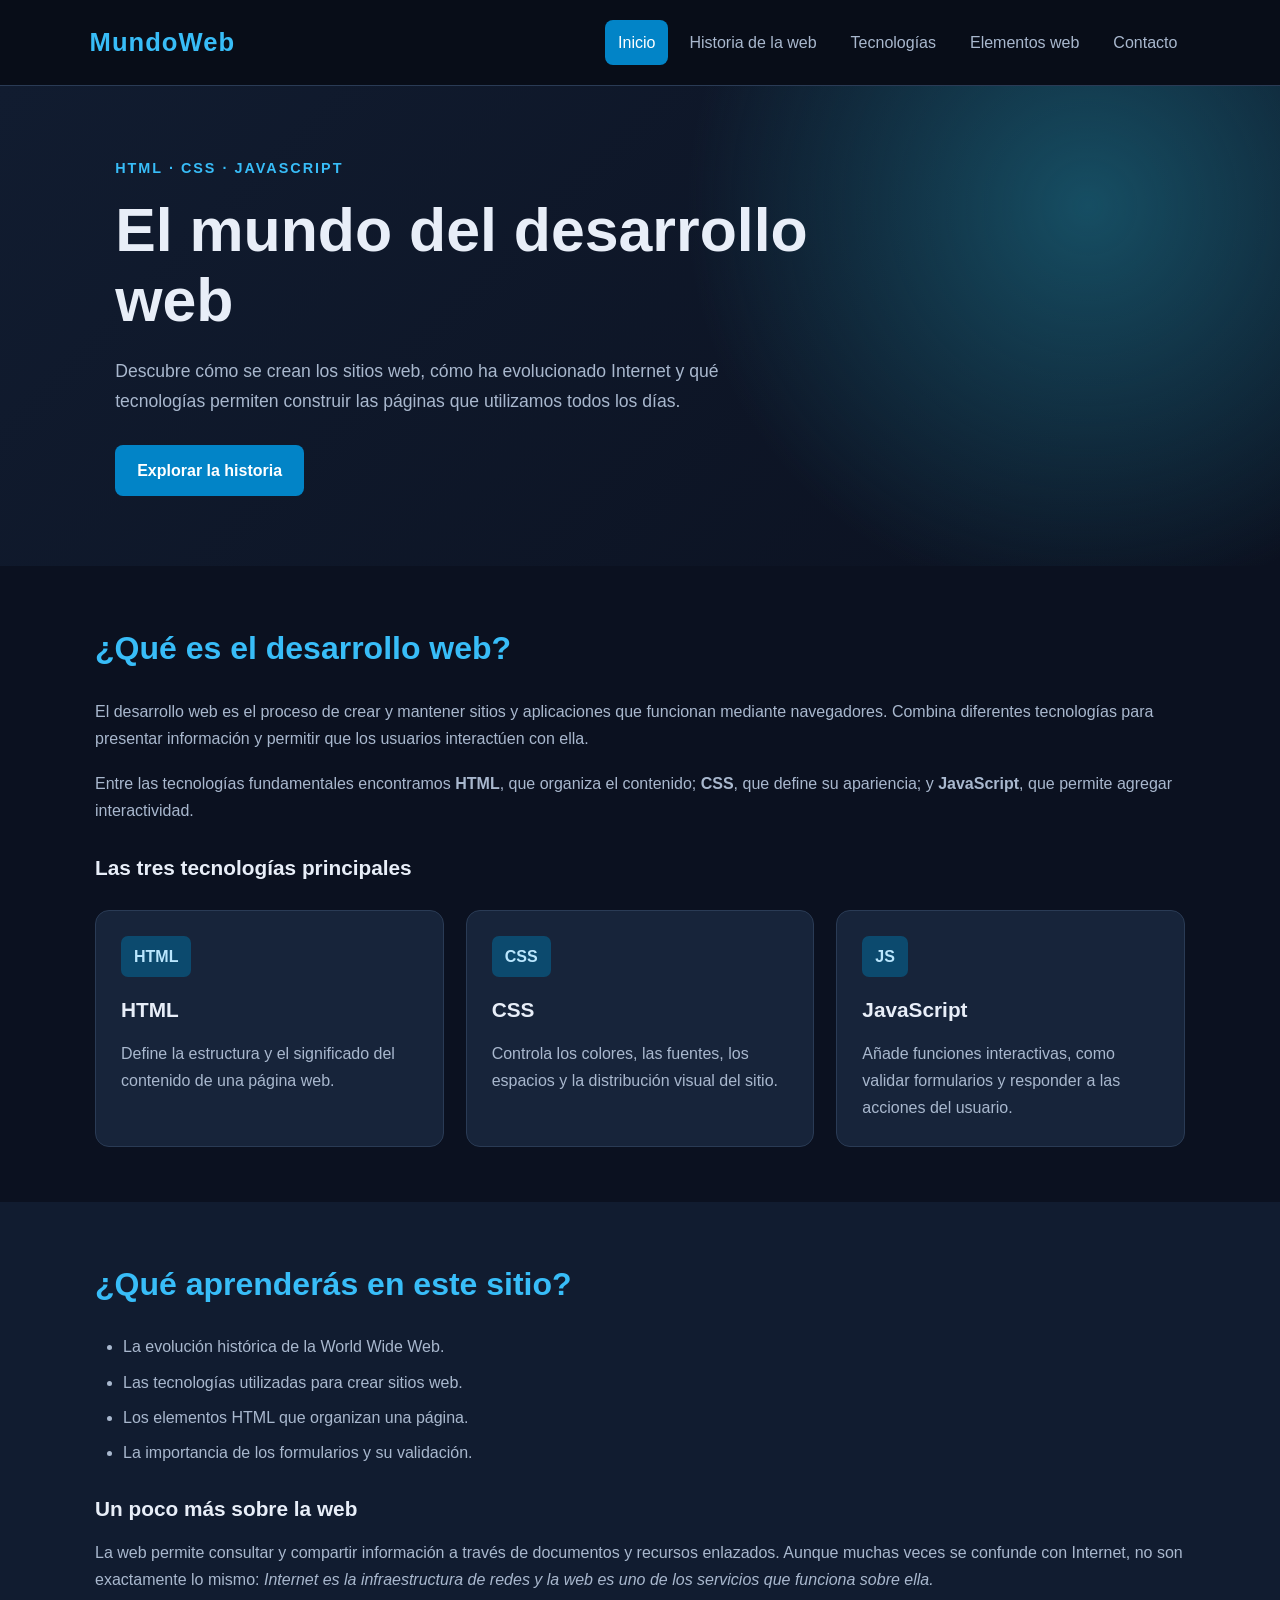
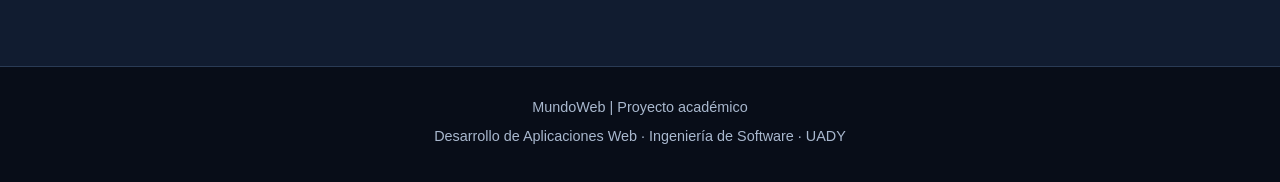
<file: index.html>
<!DOCTYPE html>
<html lang="es">
<head>
    <meta charset="UTF-8">
    <meta name="viewport" content="width=device-width, initial-scale=1.0">
    <meta name="description" content="Sitio educativo sobre la historia y las tecnologías del desarrollo web">
    <title>Inicio | El mundo del desarrollo web</title>
    <link rel="stylesheet" href="css/estilos.css">
</head>
<body>

    <header class="encabezado">
        <a class="logo" href="index.html">MundoWeb</a>

        <nav class="menu" aria-label="Menú principal">
            <a href="index.html" class="activo">Inicio</a>
            <a href="historia.html">Historia de la web</a>
            <a href="galeria.html">Tecnologías</a>
            <a href="tecnicas.html">Elementos web</a>
            <a href="contacto.html">Contacto</a>
        </nav>
    </header>

    <main>
        <section class="hero">
            <div class="hero-contenido">
                <p class="etiqueta">HTML · CSS · JavaScript</p>

                <h1>El mundo del desarrollo web</h1>

                <p>
                    Descubre cómo se crean los sitios web, cómo ha evolucionado
                    Internet y qué tecnologías permiten construir las páginas
                    que utilizamos todos los días.
                </p>

                <a class="boton" href="historia.html">
                    Explorar la historia
                </a>
            </div>
        </section>

        <section class="seccion">
            <h2>¿Qué es el desarrollo web?</h2>

            <p>
                El desarrollo web es el proceso de crear y mantener sitios
                y aplicaciones que funcionan mediante navegadores.
                Combina diferentes tecnologías para presentar información
                y permitir que los usuarios interactúen con ella.
            </p>

            <p>
                Entre las tecnologías fundamentales encontramos
                <strong>HTML</strong>, que organiza el contenido;
                <strong>CSS</strong>, que define su apariencia; y
                <strong>JavaScript</strong>, que permite agregar
                interactividad.
            </p>

            <h3>Las tres tecnologías principales</h3>

            <div class="tarjetas">
                <article class="tarjeta">
                    <span class="icono-tecnologia">HTML</span>
                    <h3>HTML</h3>
                    <p>
                        Define la estructura y el significado del contenido
                        de una página web.
                    </p>
                </article>

                <article class="tarjeta">
                    <span class="icono-tecnologia">CSS</span>
                    <h3>CSS</h3>
                    <p>
                        Controla los colores, las fuentes, los espacios
                        y la distribución visual del sitio.
                    </p>
                </article>

                <article class="tarjeta">
                    <span class="icono-tecnologia">JS</span>
                    <h3>JavaScript</h3>
                    <p>
                        Añade funciones interactivas, como validar formularios
                        y responder a las acciones del usuario.
                    </p>
                </article>
            </div>
        </section>

        <section class="seccion seccion-destacada">
            <h2>¿Qué aprenderás en este sitio?</h2>

            <ul class="lista">
                <li>La evolución histórica de la World Wide Web.</li>
                <li>Las tecnologías utilizadas para crear sitios web.</li>
                <li>Los elementos HTML que organizan una página.</li>
                <li>La importancia de los formularios y su validación.</li>
            </ul>

            <h3>Un poco más sobre la web</h3>

            <p>
                La web permite consultar y compartir información a través
                de documentos y recursos enlazados. Aunque muchas veces
                se confunde con Internet, no son exactamente lo mismo:
                <em>Internet es la infraestructura de redes y la web es
                uno de los servicios que funciona sobre ella.</em>
            </p>
        </section>
    </main>

    <footer class="pie">
        <p>MundoWeb | Proyecto académico</p>
        <p>Desarrollo de Aplicaciones Web · Ingeniería de Software · UADY</p>
    </footer>

</body>
</html>
</file>
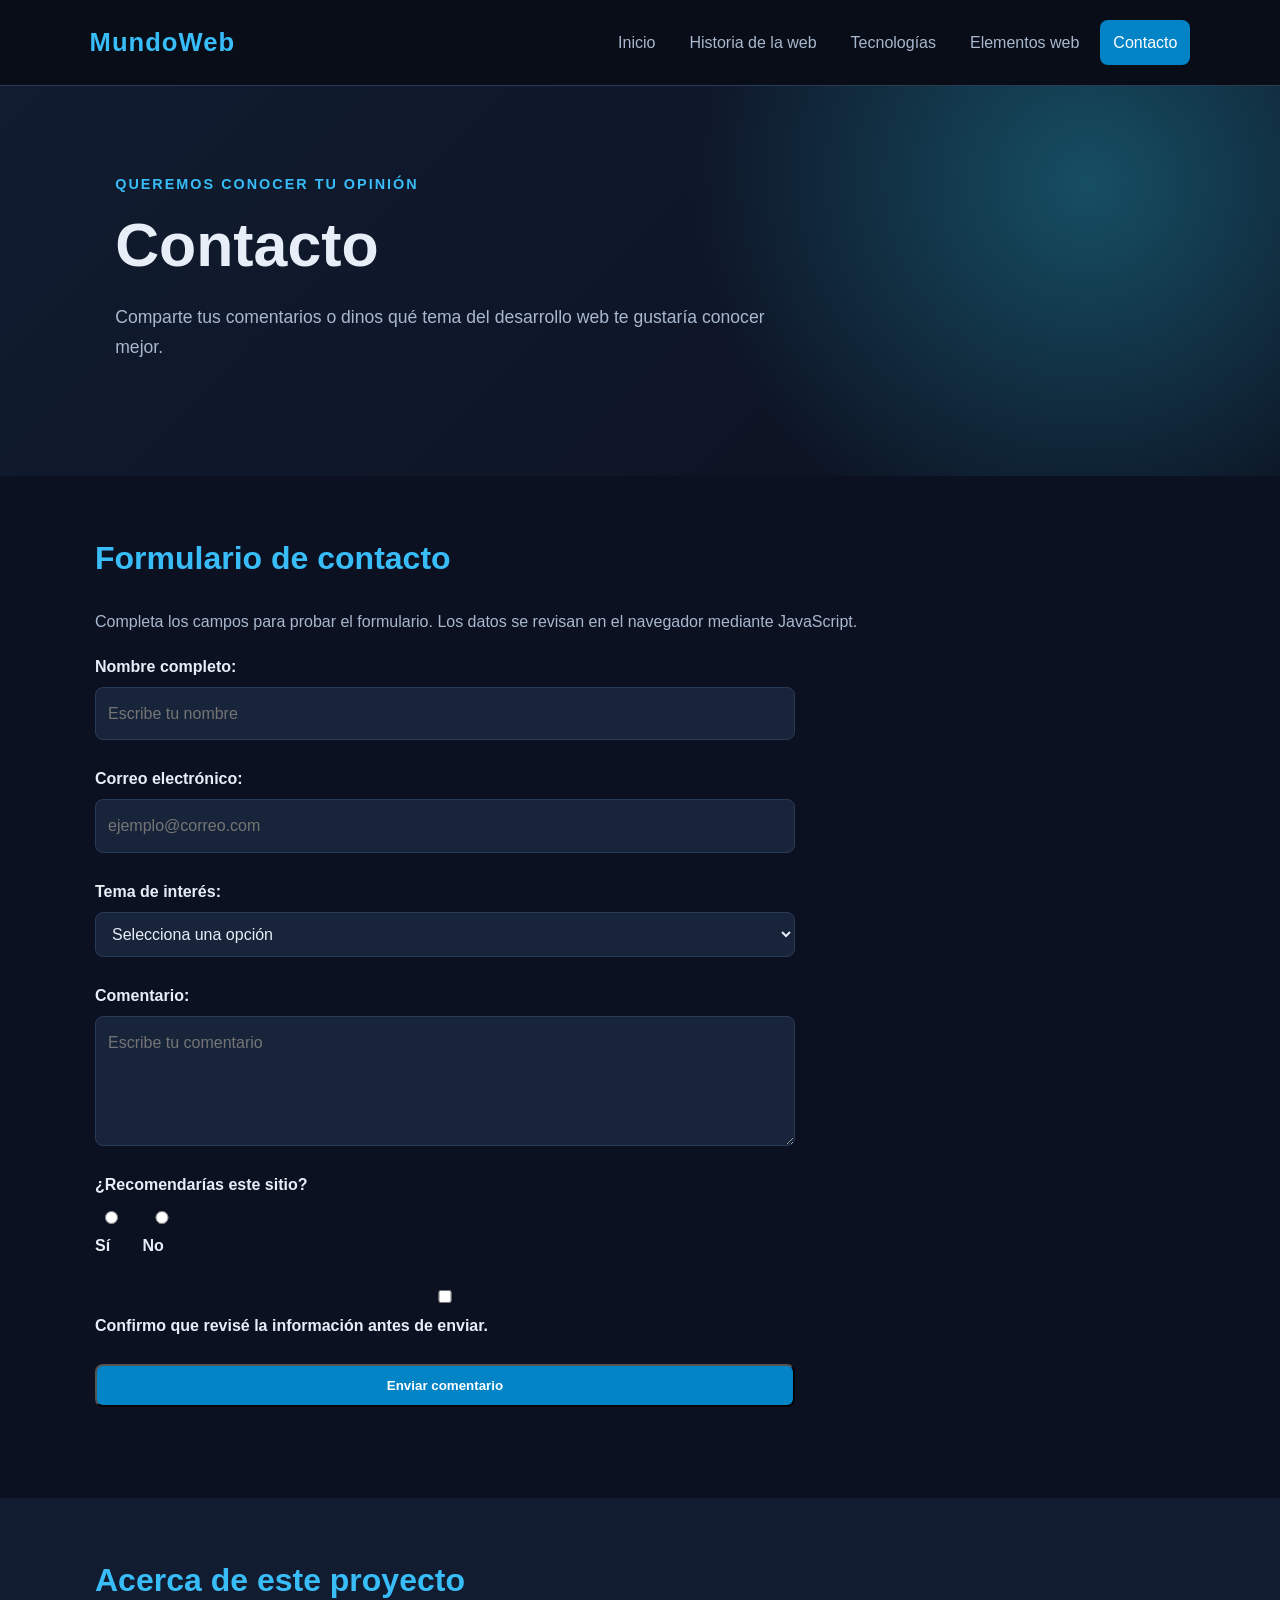
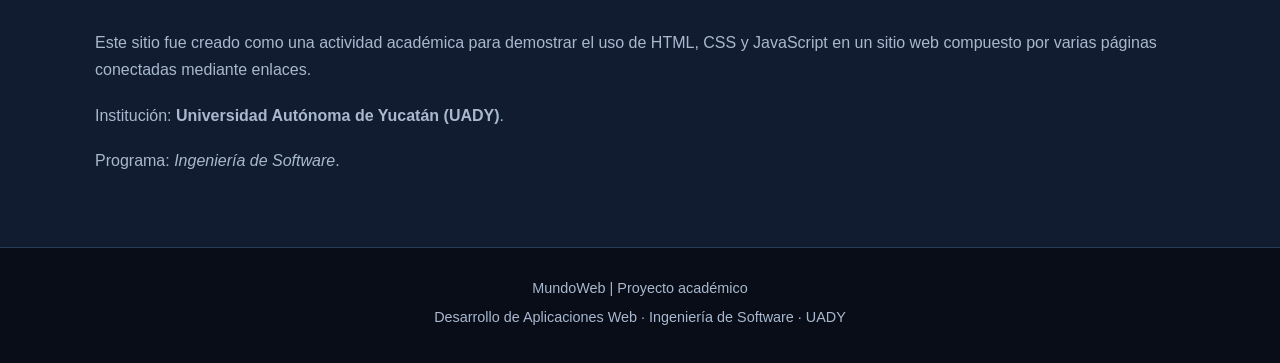
<file: contacto.html>
<!DOCTYPE html>
<html lang="es">
<head>
    <meta charset="UTF-8">
    <meta name="viewport" content="width=device-width, initial-scale=1.0">
    <meta name="description" content="Formulario de contacto y comentarios sobre el desarrollo web">
    <title>Contacto | El mundo del desarrollo web</title>
    <link rel="stylesheet" href="css/estilos.css">
    <script src="js/validacion.js" defer></script>
</head>
<body>
    <header class="encabezado">
        <a class="logo" href="index.html">MundoWeb</a>

        <nav class="menu" aria-label="Menú principal">
            <a href="index.html">Inicio</a>
            <a href="historia.html">Historia de la web</a>
            <a href="galeria.html">Tecnologías</a>
            <a href="tecnicas.html">Elementos web</a>
            <a href="contacto.html" class="activo">Contacto</a>
        </nav>
    </header>

    <main>
        <section class="hero">
            <div class="hero-contenido">
                <p class="etiqueta">Queremos conocer tu opinión</p>
                <h1>Contacto</h1>
                <p>
                    Comparte tus comentarios o dinos qué tema del desarrollo
                    web te gustaría conocer mejor.
                </p>
            </div>
        </section>

        <section class="seccion">
            <h2>Formulario de contacto</h2>

            <p>
                Completa los campos para probar el formulario.
                Los datos se revisan en el navegador mediante JavaScript.
            </p>

            <form 
                id="formulario-contacto" 
                class="formulario" 
                action="guardar_contacto.php"
                method="POST"                
                novalidate>
                <div class="grupo-campo">
                    <label for="nombre">Nombre completo:</label>
                    <input
                        type="text"
                        id="nombre"
                        name="nombre"
                        placeholder="Escribe tu nombre"
                        required
                        minlength="3"
                        maxlength="80"
                    >
                    <span class="mensaje-error" id="error-nombre"></span>
                </div>

                <div class="grupo-campo">
                    <label for="correo">Correo electrónico:</label>
                    <input
                        type="email"
                        id="correo"
                        name="correo"
                        placeholder="ejemplo@correo.com"
                        required
                    >
                    <span class="mensaje-error" id="error-correo"></span>
                </div>

                <div class="grupo-campo">
                    <label for="tema">Tema de interés:</label>
                    <select id="tema" name="tema" required>
                        <option value="">Selecciona una opción</option>
                        <option value="html">HTML</option>
                        <option value="css">CSS</option>
                        <option value="javascript">JavaScript</option>
                        <option value="historia">Historia de la web</option>
                        <option value="otro">Otro tema</option>
                    </select>
                    <span class="mensaje-error" id="error-tema"></span>
                </div>

                <div class="grupo-campo">
                    <label for="mensaje">Comentario:</label>
                    <textarea
                        id="mensaje"
                        name="mensaje"
                        placeholder="Escribe tu comentario"
                        required
                        minlength="10"
                        maxlength="500"
                    ></textarea>
                    <span class="mensaje-error" id="error-mensaje"></span>
                </div>

                <div class="grupo-campo">
                    <span class="etiqueta-grupo">¿Recomendarías este sitio?</span>
                    <div class="grupo-opciones">
                        <label>
                            <input type="radio" name="recomendacion" value="si" required>
                            Sí
                        </label>
                        <label>
                            <input type="radio" name="recomendacion" value="no">
                            No
                        </label>
                    </div>
                    <span class="mensaje-error" id="error-recomendacion"></span>
                </div>

                <div class="grupo-campo">
                    <label>
                        <input type="checkbox" id="acepto" name="acepto" required>
                        Confirmo que revisé la información antes de enviar.
                    </label>
                    <span class="mensaje-error" id="error-acepto"></span>
                </div>

                <button class="boton" type="submit">
                    Enviar comentario
                </button>

                <p id="resultado-formulario" role="status" aria-live="polite"></p>
            </form>
        </section>

        <section class="seccion seccion-destacada">
            <h2>Acerca de este proyecto</h2>
            <p>
                Este sitio fue creado como una actividad académica para
                demostrar el uso de HTML, CSS y JavaScript en un sitio web
                compuesto por varias páginas conectadas mediante enlaces.
            </p>
            <p>
                Institución: <strong>Universidad Autónoma de Yucatán (UADY)</strong>.
            </p>
            <p>
                Programa: <em>Ingeniería de Software</em>.
            </p>
        </section>
    </main>

    <footer class="pie">
        <p>MundoWeb | Proyecto académico</p>
        <p>Desarrollo de Aplicaciones Web · Ingeniería de Software · UADY</p>
    </footer>
</body>
</html>
</file>
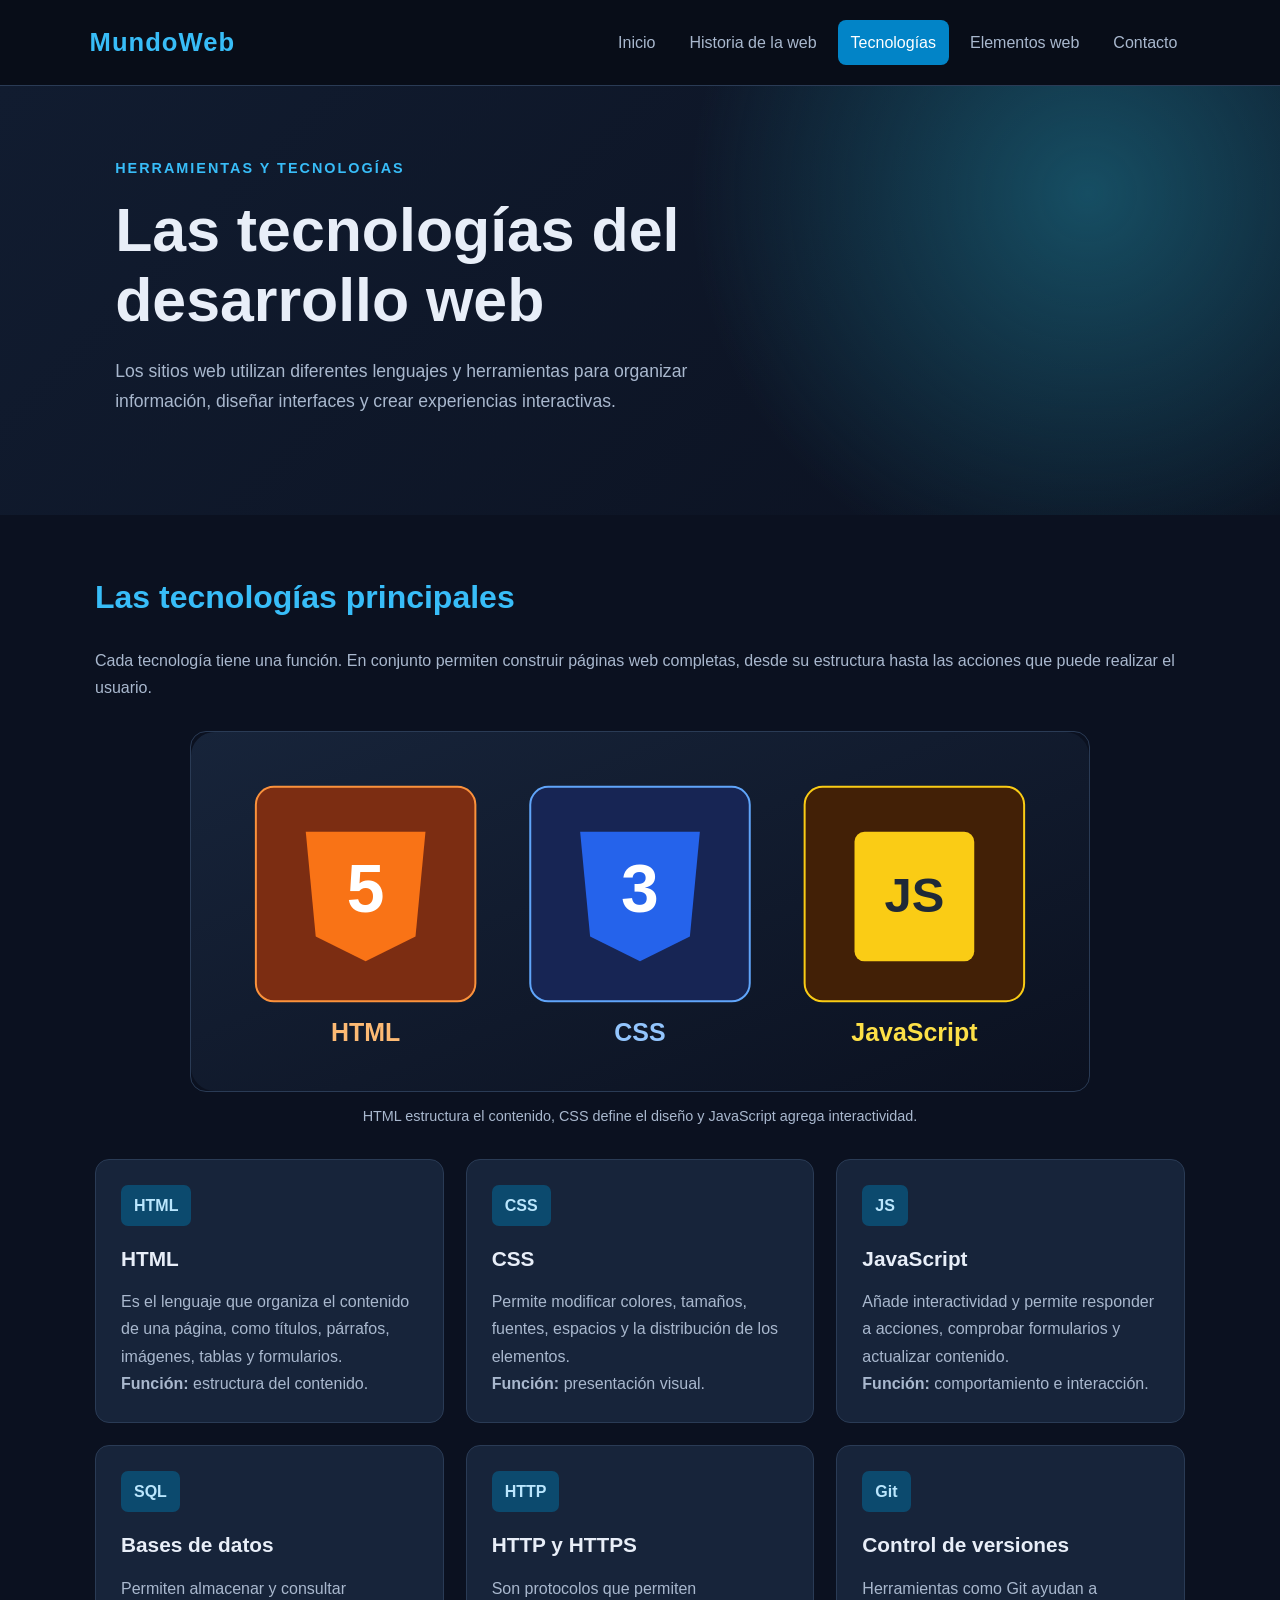
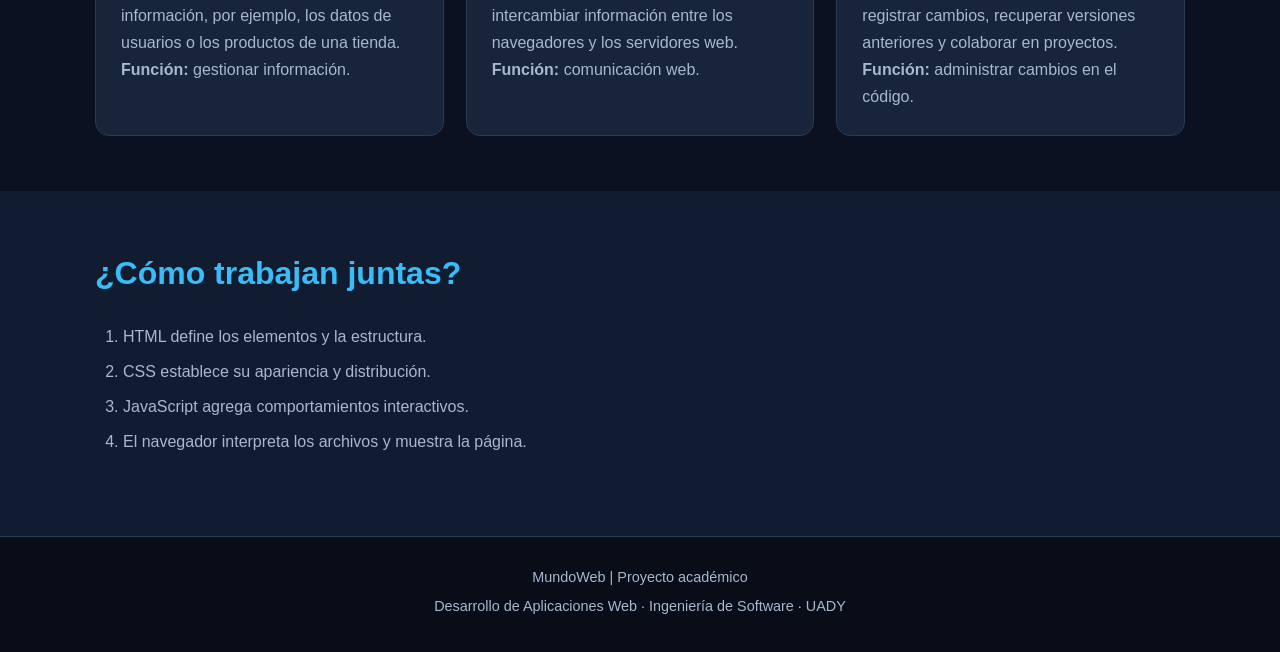
<file: galeria.html>
<!DOCTYPE html>
<html lang="es">
<head>
    <meta charset="UTF-8">
    <meta name="viewport" content="width=device-width, initial-scale=1.0">
    <meta name="description" content="Galería educativa de tecnologías utilizadas en el desarrollo web">
    <title>Tecnologías | El mundo del desarrollo web</title>
    <link rel="stylesheet" href="css/estilos.css">
</head>
<body>
    <header class="encabezado">
        <a class="logo" href="index.html">MundoWeb</a>

        <nav class="menu" aria-label="Menú principal">
            <a href="index.html">Inicio</a>
            <a href="historia.html">Historia de la web</a>
            <a href="galeria.html" class="activo">Tecnologías</a>
            <a href="tecnicas.html">Elementos web</a>
            <a href="contacto.html">Contacto</a>
        </nav>
    </header>

    <main>
        <section class="hero">
            <div class="hero-contenido">
                <p class="etiqueta">Herramientas y tecnologías</p>
                <h1>Las tecnologías del desarrollo web</h1>
                <p>
                    Los sitios web utilizan diferentes lenguajes y herramientas
                    para organizar información, diseñar interfaces y crear
                    experiencias interactivas.
                </p>
            </div>
        </section>

        <section class="seccion">
            <h2>Las tecnologías principales</h2>
            <p>
                Cada tecnología tiene una función. En conjunto permiten
                construir páginas web completas, desde su estructura
                hasta las acciones que puede realizar el usuario.
            </p>
    <figure class="imagen-tecnologias">
        <img
            src="img/tecnologias.svg"
            alt="Ilustración de los logotipos de HTML, CSS y JavaScript"
        >
        <figcaption>
            HTML estructura el contenido, CSS define el diseño y JavaScript
            agrega interactividad.
            </figcaption>
        </figure>

            <div class="tarjetas">
                <article class="tarjeta">
                    <div class="icono-tecnologia">HTML</div>
                    <h3>HTML</h3>
                    <p>
                        Es el lenguaje que organiza el contenido de una página,
                        como títulos, párrafos, imágenes, tablas y formularios.
                    </p>
                    <p><strong>Función:</strong> estructura del contenido.</p>
                </article>

                <article class="tarjeta">
                    <div class="icono-tecnologia">CSS</div>
                    <h3>CSS</h3>
                    <p>
                        Permite modificar colores, tamaños, fuentes,
                        espacios y la distribución de los elementos.
                    </p>
                    <p><strong>Función:</strong> presentación visual.</p>
                </article>

                <article class="tarjeta">
                    <div class="icono-tecnologia">JS</div>
                    <h3>JavaScript</h3>
                    <p>
                        Añade interactividad y permite responder a acciones,
                        comprobar formularios y actualizar contenido.
                    </p>
                    <p><strong>Función:</strong> comportamiento e interacción.</p>
                </article>

                <article class="tarjeta">
                    <div class="icono-tecnologia">SQL</div>
                    <h3>Bases de datos</h3>
                    <p>
                        Permiten almacenar y consultar información, por ejemplo,
                        los datos de usuarios o los productos de una tienda.
                    </p>
                    <p><strong>Función:</strong> gestionar información.</p>
                </article>

                <article class="tarjeta">
                    <div class="icono-tecnologia">HTTP</div>
                    <h3>HTTP y HTTPS</h3>
                    <p>
                        Son protocolos que permiten intercambiar información
                        entre los navegadores y los servidores web.
                    </p>
                    <p><strong>Función:</strong> comunicación web.</p>
                </article>

                <article class="tarjeta">
                    <div class="icono-tecnologia">Git</div>
                    <h3>Control de versiones</h3>
                    <p>
                        Herramientas como Git ayudan a registrar cambios,
                        recuperar versiones anteriores y colaborar en proyectos.
                    </p>
                    <p><strong>Función:</strong> administrar cambios en el código.</p>
                </article>
            </div>
        </section>

        <section class="seccion seccion-destacada">
            <h2>¿Cómo trabajan juntas?</h2>

            <ol class="lista">
                <li>HTML define los elementos y la estructura.</li>
                <li>CSS establece su apariencia y distribución.</li>
                <li>JavaScript agrega comportamientos interactivos.</li>
                <li>El navegador interpreta los archivos y muestra la página.</li>
            </ol>
        </section>
    </main>

    <footer class="pie">
        <p>MundoWeb | Proyecto académico</p>
        <p>Desarrollo de Aplicaciones Web · Ingeniería de Software · UADY</p>
    </footer>
</body>
</html>
</file>
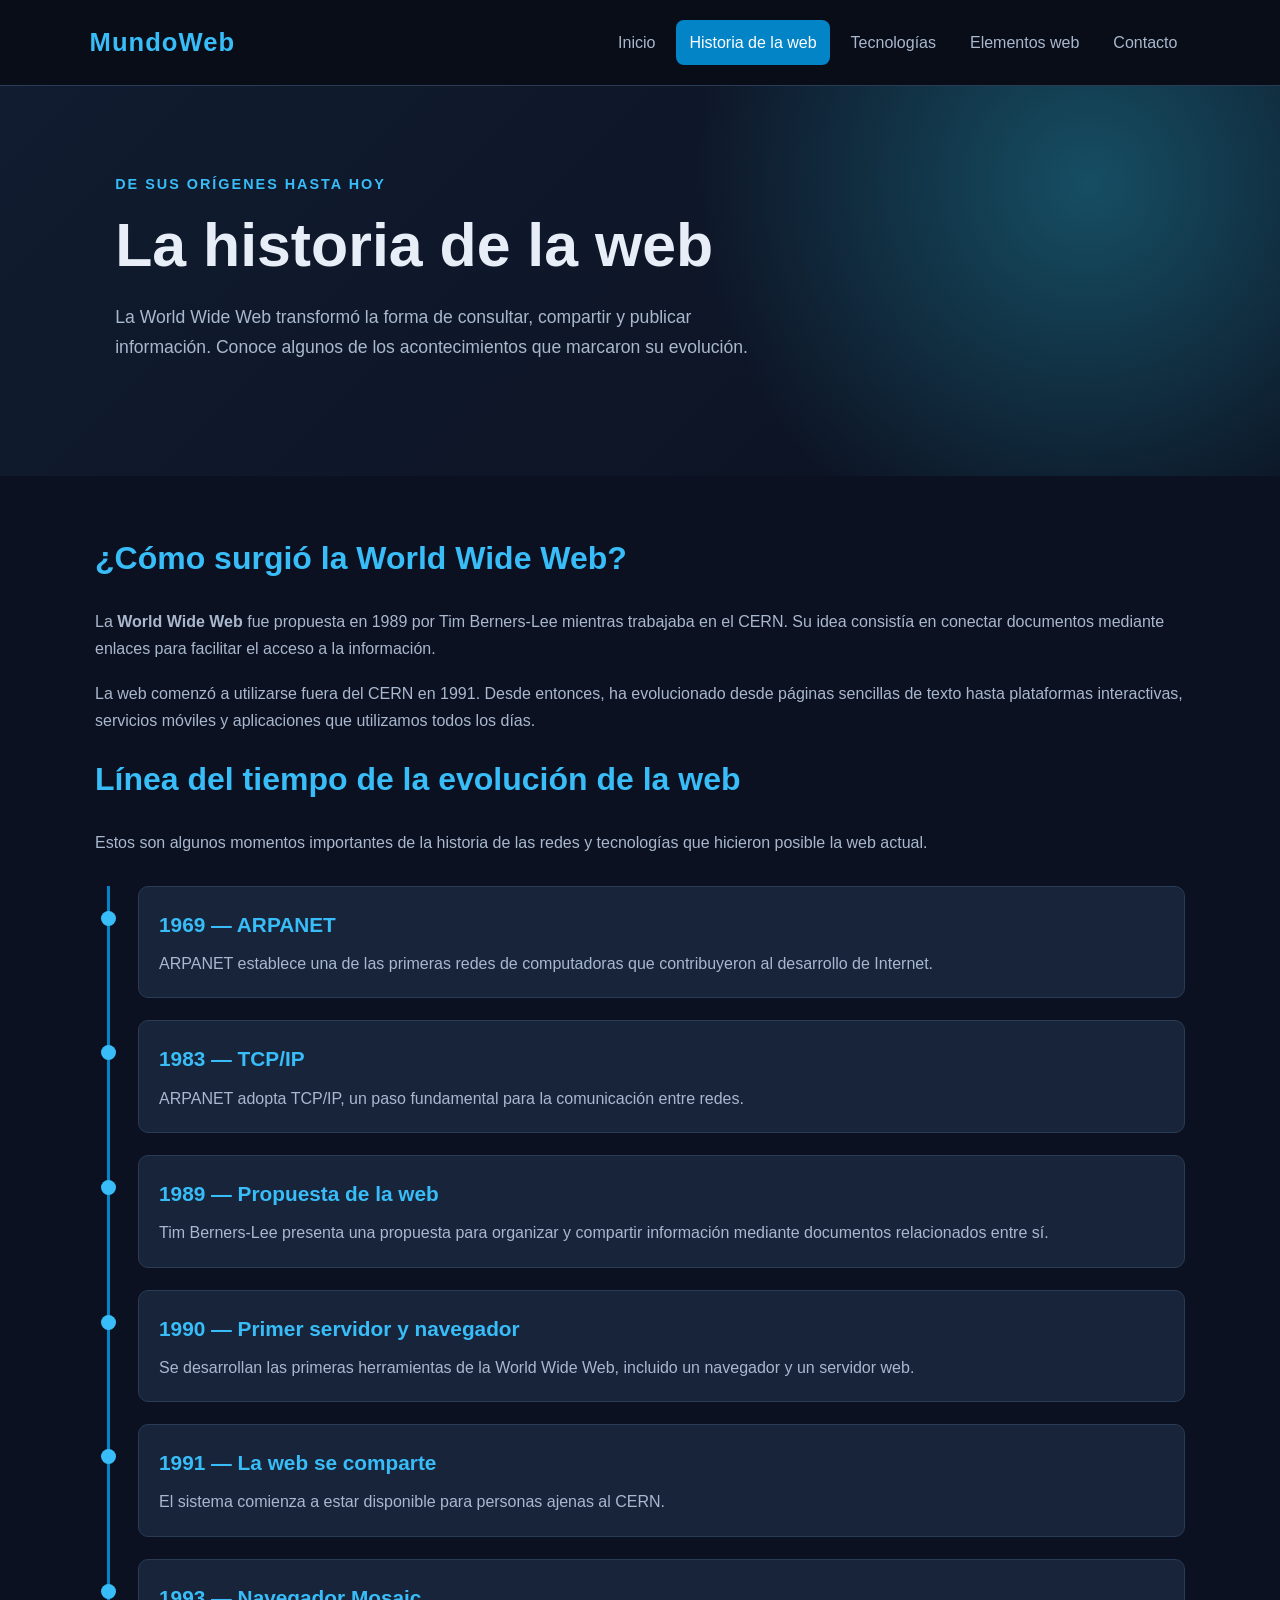
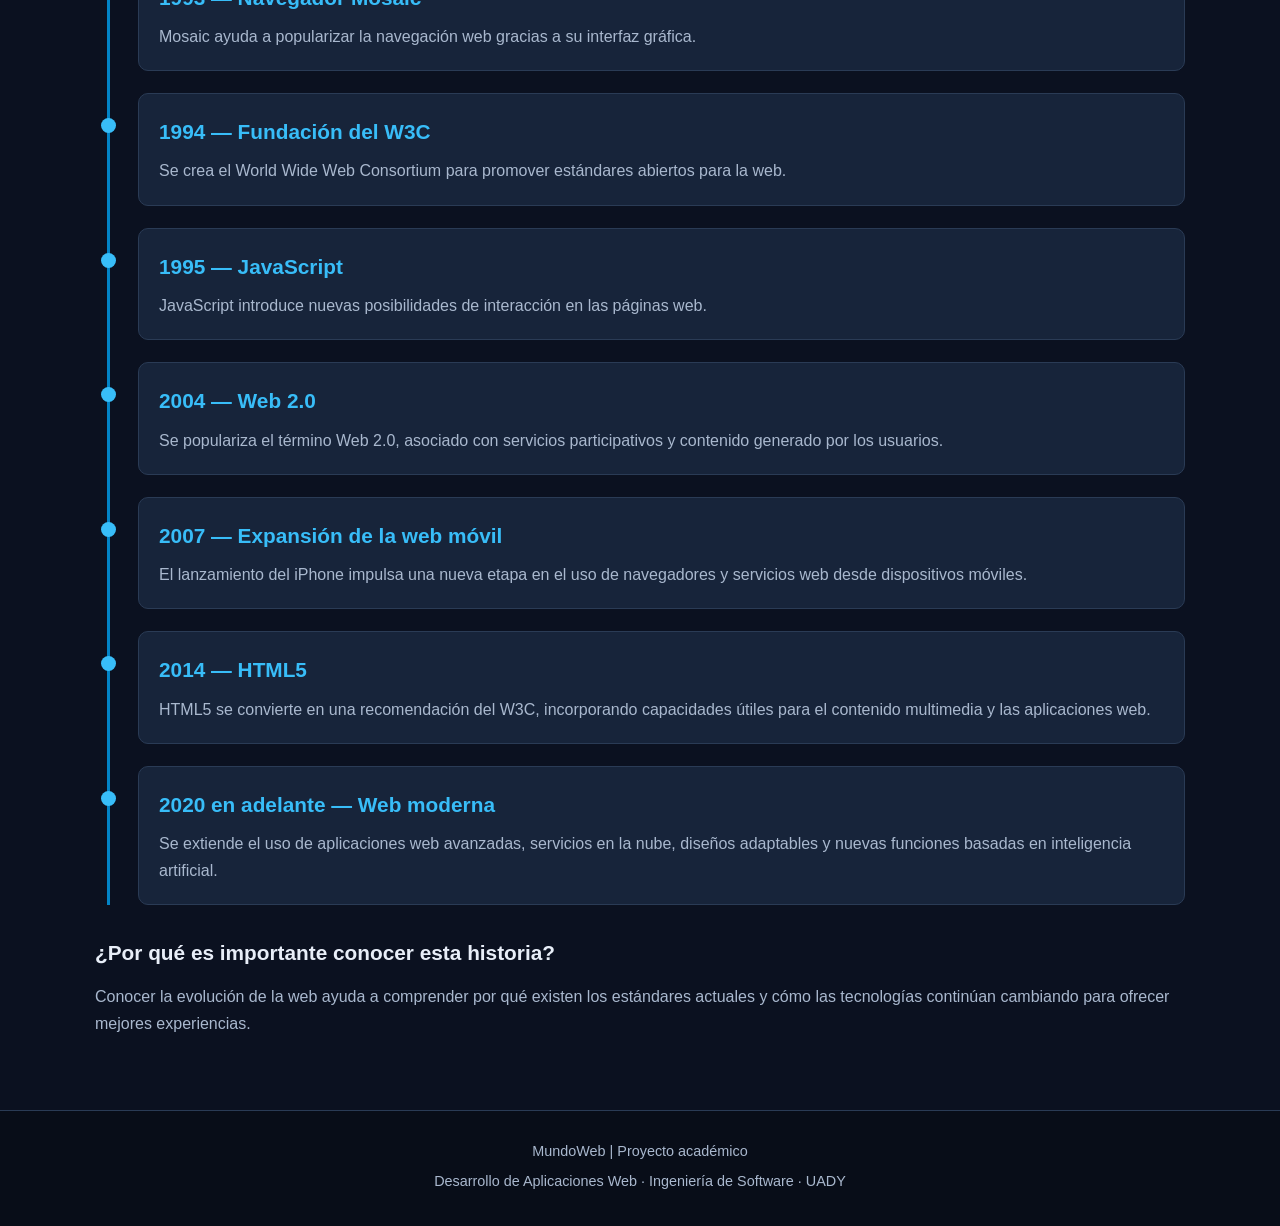
<file: historia.html>
<!DOCTYPE html>
<html lang="es">
<head>
    <meta charset="UTF-8">
    <meta name="viewport" content="width=device-width, initial-scale=1.0">
    <meta name="description" content="Historia y evolución de la World Wide Web">
    <title>Historia de la web | MundoWeb</title>
    <link rel="stylesheet" href="css/estilos.css">
</head>
<body>

    <header class="encabezado">
        <a class="logo" href="index.html">MundoWeb</a>

        <nav class="menu" aria-label="Menú principal">
            <a href="index.html">Inicio</a>
            <a href="historia.html" class="activo">Historia de la web</a>
            <a href="galeria.html">Tecnologías</a>
            <a href="tecnicas.html">Elementos web</a>
            <a href="contacto.html">Contacto</a>
        </nav>
    </header>

    <main>
        <section class="hero">
            <div class="hero-contenido">
                <p class="etiqueta">De sus orígenes hasta hoy</p>
                <h1>La historia de la web</h1>
                <p>
                    La World Wide Web transformó la forma de consultar,
                    compartir y publicar información. Conoce algunos
                    de los acontecimientos que marcaron su evolución.
                </p>
            </div>
        </section>

        <section class="seccion">
            <h2>¿Cómo surgió la World Wide Web?</h2>

            <p>
                La <strong>World Wide Web</strong> fue propuesta en 1989
                por Tim Berners-Lee mientras trabajaba en el CERN.
                Su idea consistía en conectar documentos mediante
                enlaces para facilitar el acceso a la información.
            </p>

            <p>
                La web comenzó a utilizarse fuera del CERN en 1991.
                Desde entonces, ha evolucionado desde páginas sencillas
                de texto hasta plataformas interactivas, servicios
                móviles y aplicaciones que utilizamos todos los días.
            </p>

            <h2>Línea del tiempo de la evolución de la web</h2>

            <p>
                Estos son algunos momentos importantes de la historia
                de las redes y tecnologías que hicieron posible la web actual.
            </p>

            <div class="linea-tiempo">

                <article class="evento">
                    <h3>1969 — ARPANET</h3>
                    <p>
                        ARPANET establece una de las primeras redes
                        de computadoras que contribuyeron al desarrollo
                        de Internet.
                    </p>
                </article>

                <article class="evento">
                    <h3>1983 — TCP/IP</h3>
                    <p>
                        ARPANET adopta TCP/IP, un paso fundamental
                        para la comunicación entre redes.
                    </p>
                </article>

                <article class="evento">
                    <h3>1989 — Propuesta de la web</h3>
                    <p>
                        Tim Berners-Lee presenta una propuesta para
                        organizar y compartir información mediante
                        documentos relacionados entre sí.
                    </p>
                </article>

                <article class="evento">
                    <h3>1990 — Primer servidor y navegador</h3>
                    <p>
                        Se desarrollan las primeras herramientas
                        de la World Wide Web, incluido un navegador
                        y un servidor web.
                    </p>
                </article>

                <article class="evento">
                    <h3>1991 — La web se comparte</h3>
                    <p>
                        El sistema comienza a estar disponible para
                        personas ajenas al CERN.
                    </p>
                </article>

                <article class="evento">
                    <h3>1993 — Navegador Mosaic</h3>
                    <p>
                        Mosaic ayuda a popularizar la navegación
                        web gracias a su interfaz gráfica.
                    </p>
                </article>

                <article class="evento">
                    <h3>1994 — Fundación del W3C</h3>
                    <p>
                        Se crea el World Wide Web Consortium para
                        promover estándares abiertos para la web.
                    </p>
                </article>

                <article class="evento">
                    <h3>1995 — JavaScript</h3>
                    <p>
                        JavaScript introduce nuevas posibilidades
                        de interacción en las páginas web.
                    </p>
                </article>

                <article class="evento">
                    <h3>2004 — Web 2.0</h3>
                    <p>
                        Se populariza el término Web 2.0, asociado
                        con servicios participativos y contenido
                        generado por los usuarios.
                    </p>
                </article>

                <article class="evento">
                    <h3>2007 — Expansión de la web móvil</h3>
                    <p>
                        El lanzamiento del iPhone impulsa una nueva
                        etapa en el uso de navegadores y servicios web
                        desde dispositivos móviles.
                    </p>
                </article>

                <article class="evento">
                    <h3>2014 — HTML5</h3>
                    <p>
                        HTML5 se convierte en una recomendación del W3C,
                        incorporando capacidades útiles para el contenido
                        multimedia y las aplicaciones web.
                    </p>
                </article>

                <article class="evento">
                    <h3>2020 en adelante — Web moderna</h3>
                    <p>
                        Se extiende el uso de aplicaciones web avanzadas,
                        servicios en la nube, diseños adaptables y nuevas
                        funciones basadas en inteligencia artificial.
                    </p>
                </article>

            </div>

            <h3>¿Por qué es importante conocer esta historia?</h3>

            <p>
                Conocer la evolución de la web ayuda a comprender por qué
                existen los estándares actuales y cómo las tecnologías
                continúan cambiando para ofrecer mejores experiencias.
            </p>
        </section>
    </main>

    <footer class="pie">
        <p>MundoWeb | Proyecto académico</p>
        <p>Desarrollo de Aplicaciones Web · Ingeniería de Software · UADY</p>
    </footer>

</body>
</html>
</file>
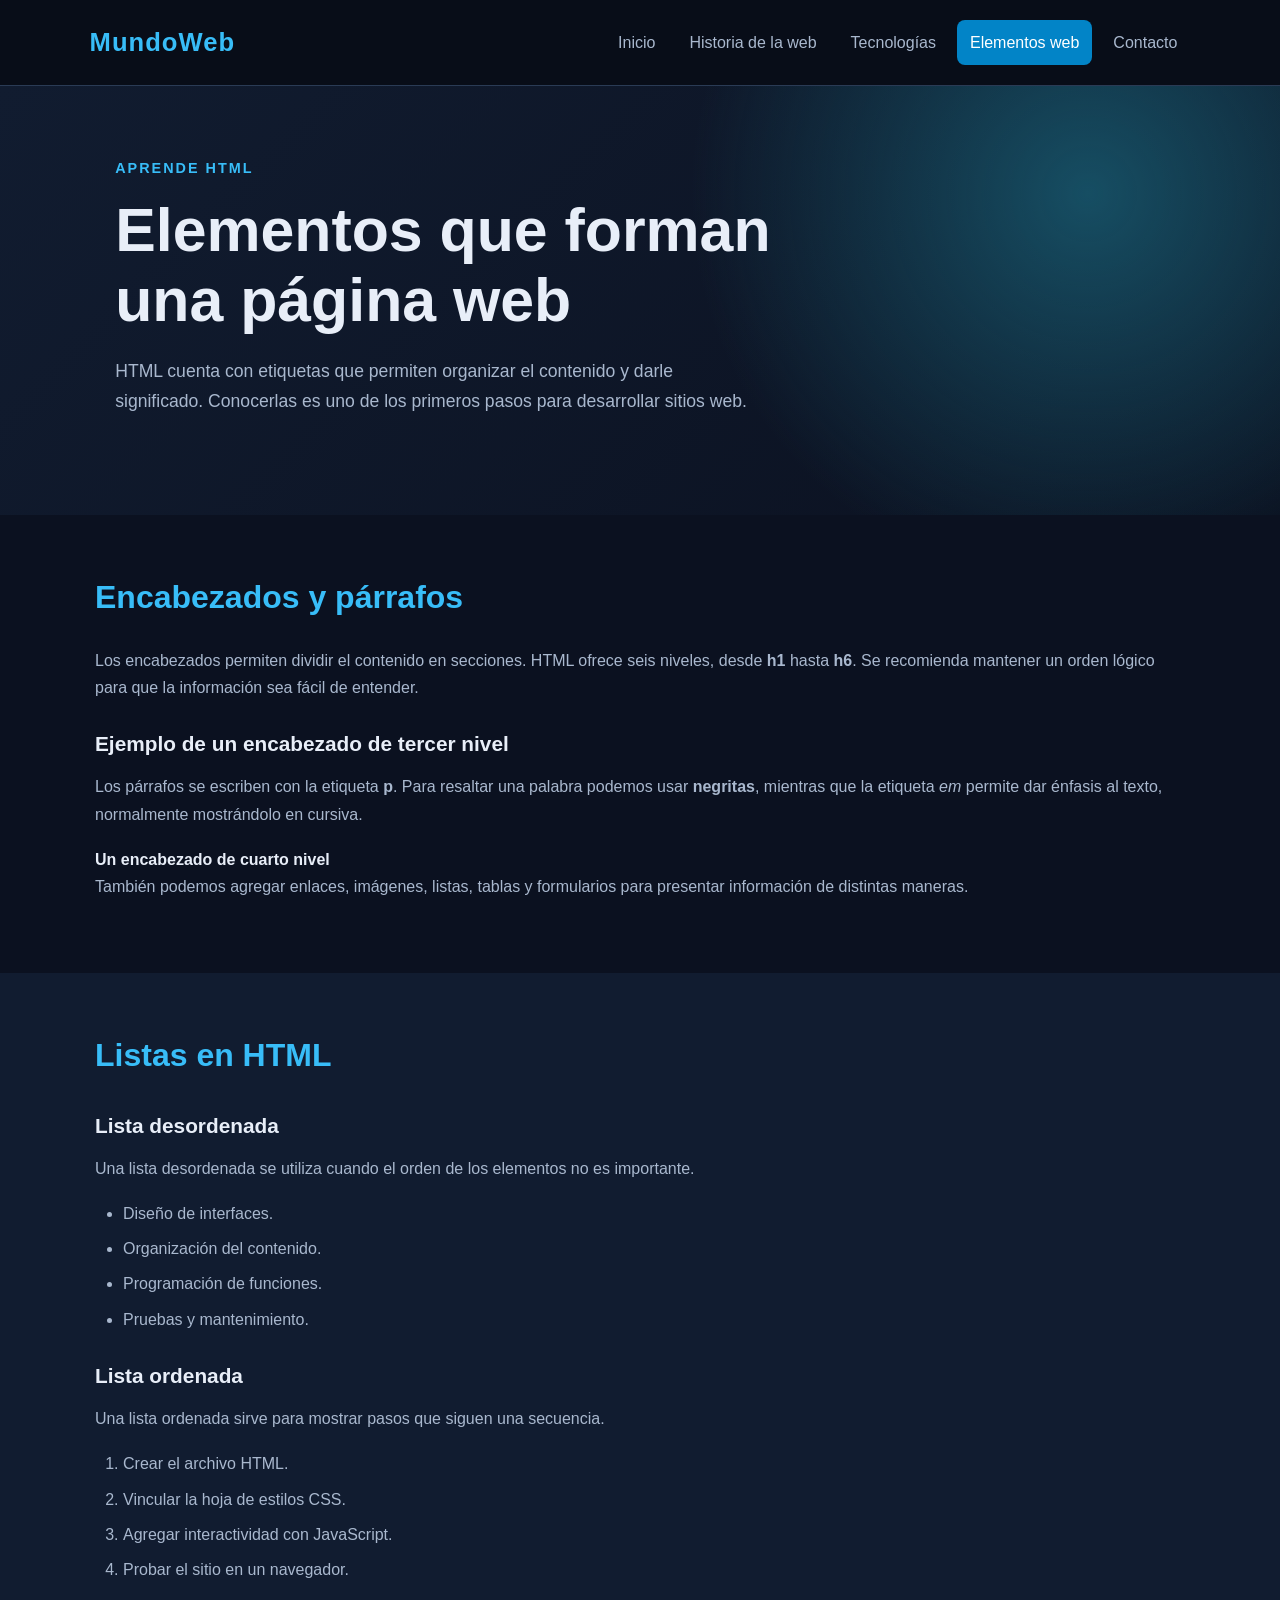
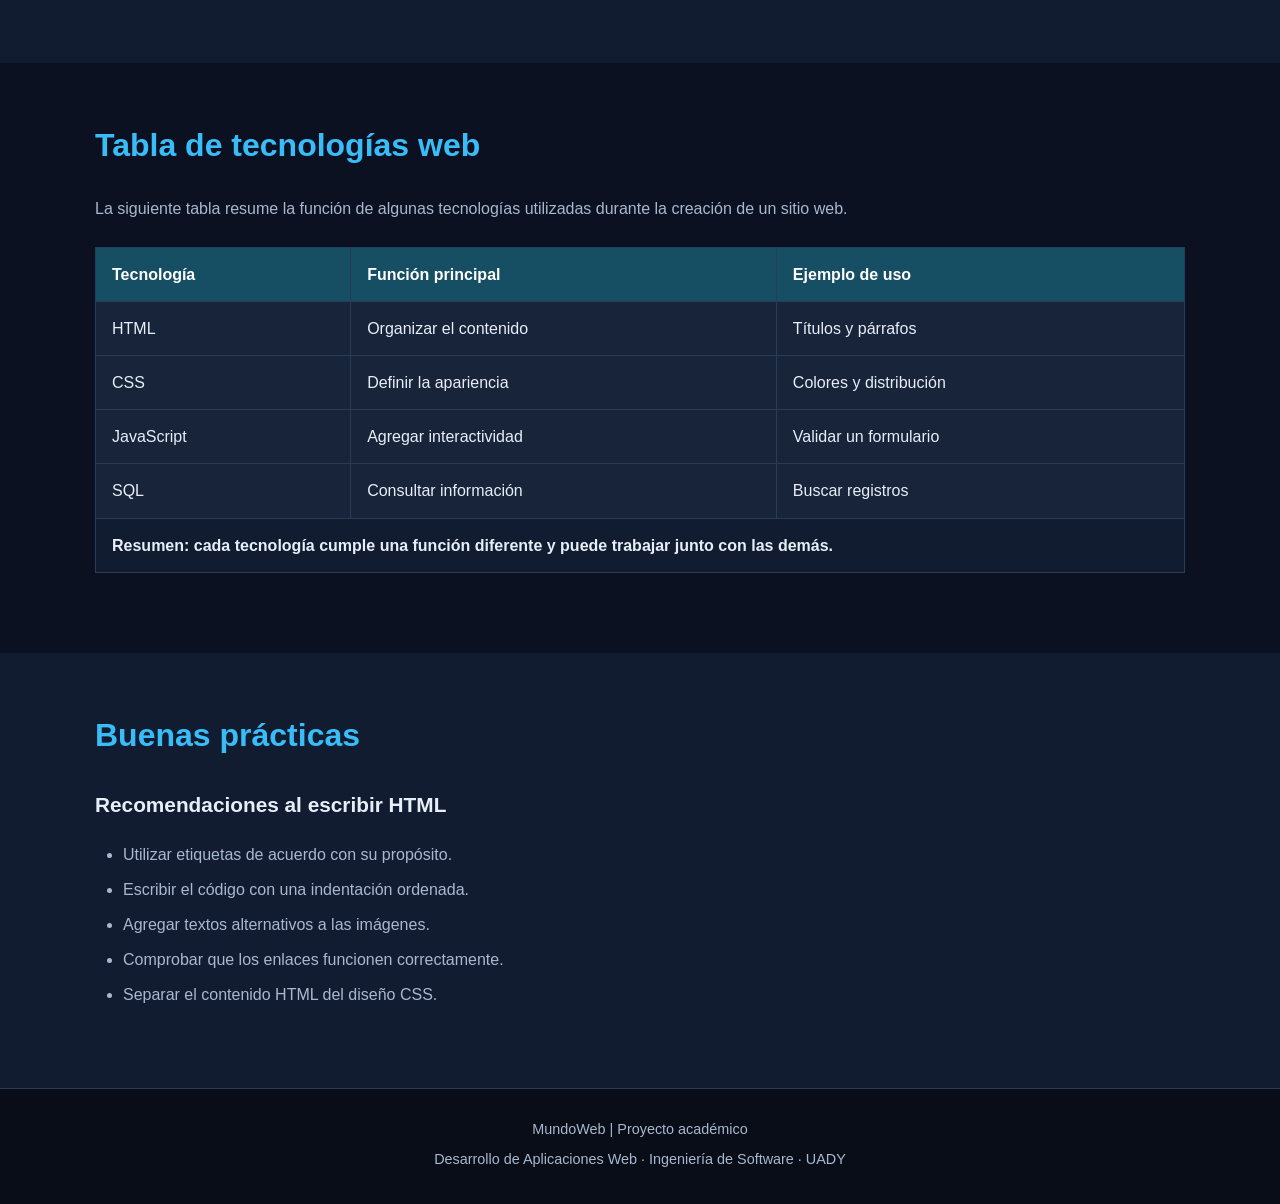
<file: tecnicas.html>
<!DOCTYPE html>
<html lang="es">
<head>
    <meta charset="UTF-8">
    <meta name="viewport" content="width=device-width, initial-scale=1.0">
    <meta name="description" content="Ejemplos de elementos HTML y estructuras utilizadas en páginas web">
    <title>Elementos web | El mundo del desarrollo web</title>
    <link rel="stylesheet" href="css/estilos.css">
</head>
<body>
    <header class="encabezado">
        <a class="logo" href="index.html">MundoWeb</a>

        <nav class="menu" aria-label="Menú principal">
            <a href="index.html">Inicio</a>
            <a href="historia.html">Historia de la web</a>
            <a href="galeria.html">Tecnologías</a>
            <a href="tecnicas.html" class="activo">Elementos web</a>
            <a href="contacto.html">Contacto</a>
        </nav>
    </header>

    <main>
        <section class="hero">
            <div class="hero-contenido">
                <p class="etiqueta">Aprende HTML</p>
                <h1>Elementos que forman una página web</h1>
                <p>
                    HTML cuenta con etiquetas que permiten organizar el
                    contenido y darle significado. Conocerlas es uno de
                    los primeros pasos para desarrollar sitios web.
                </p>
            </div>
        </section>

        <section class="seccion">
            <h2>Encabezados y párrafos</h2>
            <p>
                Los encabezados permiten dividir el contenido en secciones.
                HTML ofrece seis niveles, desde <strong>h1</strong> hasta
                <strong>h6</strong>. Se recomienda mantener un orden lógico
                para que la información sea fácil de entender.
            </p>

            <h3>Ejemplo de un encabezado de tercer nivel</h3>
            <p>
                Los párrafos se escriben con la etiqueta
                <strong>p</strong>. Para resaltar una palabra podemos usar
                <strong>negritas</strong>, mientras que la etiqueta
                <em>em</em> permite dar énfasis al texto, normalmente
                mostrándolo en cursiva.
            </p>

            <h4>Un encabezado de cuarto nivel</h4>
            <p>
                También podemos agregar enlaces, imágenes, listas,
                tablas y formularios para presentar información de
                distintas maneras.
            </p>
        </section>

        <section class="seccion seccion-destacada">
            <h2>Listas en HTML</h2>

            <h3>Lista desordenada</h3>
            <p>Una lista desordenada se utiliza cuando el orden de los elementos no es importante.</p>

            <ul class="lista">
                <li>Diseño de interfaces.</li>
                <li>Organización del contenido.</li>
                <li>Programación de funciones.</li>
                <li>Pruebas y mantenimiento.</li>
            </ul>

            <h3>Lista ordenada</h3>
            <p>Una lista ordenada sirve para mostrar pasos que siguen una secuencia.</p>

            <ol class="lista">
                <li>Crear el archivo HTML.</li>
                <li>Vincular la hoja de estilos CSS.</li>
                <li>Agregar interactividad con JavaScript.</li>
                <li>Probar el sitio en un navegador.</li>
            </ol>
        </section>

        <section class="seccion">
            <h2>Tabla de tecnologías web</h2>
            <p>
                La siguiente tabla resume la función de algunas tecnologías
                utilizadas durante la creación de un sitio web.
            </p>

            <div class="tabla-contenedor">
                <table>
                    <thead>
                        <tr>
                            <th scope="col">Tecnología</th>
                            <th scope="col">Función principal</th>
                            <th scope="col">Ejemplo de uso</th>
                        </tr>
                    </thead>

                    <tbody>
                        <tr>
                            <td>HTML</td>
                            <td>Organizar el contenido</td>
                            <td>Títulos y párrafos</td>
                        </tr>
                        <tr>
                            <td>CSS</td>
                            <td>Definir la apariencia</td>
                            <td>Colores y distribución</td>
                        </tr>
                        <tr>
                            <td>JavaScript</td>
                            <td>Agregar interactividad</td>
                            <td>Validar un formulario</td>
                        </tr>
                        <tr>
                            <td>SQL</td>
                            <td>Consultar información</td>
                            <td>Buscar registros</td>
                        </tr>
                    </tbody>

                    <tfoot>
                        <tr>
                            <td colspan="3">Resumen: cada tecnología cumple una función diferente y puede trabajar junto con las demás.</td>
                        </tr>
                    </tfoot>
                </table>
            </div>
        </section>

        <section class="seccion seccion-destacada">
            <h2>Buenas prácticas</h2>

            <h3>Recomendaciones al escribir HTML</h3>
            <ul class="lista">
                <li>Utilizar etiquetas de acuerdo con su propósito.</li>
                <li>Escribir el código con una indentación ordenada.</li>
                <li>Agregar textos alternativos a las imágenes.</li>
                <li>Comprobar que los enlaces funcionen correctamente.</li>
                <li>Separar el contenido HTML del diseño CSS.</li>
            </ul>
        </section>
    </main>

    <footer class="pie">
        <p>MundoWeb | Proyecto académico</p>
        <p>Desarrollo de Aplicaciones Web · Ingeniería de Software · UADY</p>
    </footer>
</body>
</html>
</file>
<file: css/estilos.css>
:root {
    --fondo: #0b1120;
    --fondo-secundario: #111c30;
    --tarjeta: #17243a;
    --texto: #e8eef8;
    --texto-secundario: #a9b8ce;
    --azul: #38bdf8;
    --azul-oscuro: #0284c7;
    --borde: #2a3b55;
}

* {
    box-sizing: border-box;
    margin: 0;
    padding: 0;
}

html {
    scroll-behavior: smooth;
}

body {
    font-family: Arial, Helvetica, sans-serif;
    background-color: var(--fondo);
    color: var(--texto);
    line-height: 1.7;
}


.encabezado {
    display: flex;
    align-items: center;
    justify-content: space-between;
    flex-wrap: wrap;
    gap: 20px;
    padding: 20px 7%;
    background-color: #080d18;
    border-bottom: 1px solid var(--borde);
}

.logo {
    color: var(--azul);
    font-size: 1.6rem;
    font-weight: bold;
    text-decoration: none;
    letter-spacing: 1px;
}

.menu {
    display: flex;
    align-items: center;
    flex-wrap: wrap;
    gap: 8px;
}

.menu a {
    color: var(--texto-secundario);
    text-decoration: none;
    padding: 9px 13px;
    border-radius: 8px;
    transition: background-color 0.25s, color 0.25s;
}

.menu a:hover,
.menu a:focus-visible,
.menu a.activo {
    color: #ffffff;
    background-color: var(--azul-oscuro);
}


.hero {
    min-height: 390px;
    display: flex;
    align-items: center;
    padding: 70px 9%;
    background:
        radial-gradient(
            circle at 85% 25%,
            #164e63 0,
            transparent 35%
        ),
        linear-gradient(135deg, #111c30, #0b1120);
}

.hero-contenido {
    max-width: 760px;
}

.etiqueta {
    color: var(--azul);
    font-weight: bold;
    letter-spacing: 2px;
    text-transform: uppercase;
    margin-bottom: 15px;
    font-size: 0.9rem;
}

h1 {
    font-size: clamp(2.2rem, 5vw, 3.8rem);
    line-height: 1.15;
    margin-bottom: 22px;
}

.hero-contenido > p:not(.etiqueta) {
    color: var(--texto-secundario);
    font-size: 1.1rem;
    max-width: 650px;
    margin-bottom: 28px;
}

.boton {
    display: inline-block;
    background-color: var(--azul-oscuro);
    color: #ffffff;
    text-decoration: none;
    font-weight: bold;
    padding: 12px 22px;
    border-radius: 8px;
    transition: background-color 0.25s, transform 0.25s;
}

.boton:hover {
    background-color: #0369a1;
    transform: translateY(-2px);
}


.seccion {
    max-width: 1150px;
    margin: 0 auto;
    padding: 55px 30px;
}

h2 {
    font-size: 2rem;
    margin-bottom: 22px;
    color: var(--azul);
}

h3 {
    font-size: 1.3rem;
    margin: 25px 0 12px;
}

p {
    margin-bottom: 18px;
}

.seccion p {
    color: var(--texto-secundario);
}

.seccion a:not(.boton) {
    color: var(--azul);
}

.lista {
    padding-left: 28px;
    margin: 18px 0 25px;
    color: var(--texto-secundario);
}

.lista li {
    margin-bottom: 8px;
}

.seccion-destacada {
    max-width: none;
    padding-left: max(30px, calc((100% - 1090px) / 2));
    padding-right: max(30px, calc((100% - 1090px) / 2));
    background-color: var(--fondo-secundario);
}


.tarjetas {
    display: grid;
    grid-template-columns: repeat(3, minmax(0, 1fr));
    gap: 22px;
    margin-top: 25px;
}

.tarjeta {
    background-color: var(--tarjeta);
    border: 1px solid var(--borde);
    border-radius: 14px;
    padding: 25px;
    transition: transform 0.25s, border-color 0.25s;
}

.tarjeta:hover {
    transform: translateY(-5px);
    border-color: var(--azul);
}

.tarjeta h3 {
    color: var(--texto);
    margin-top: 15px;
}

.tarjeta p {
    margin-bottom: 0;
}

.icono-tecnologia {
    display: inline-block;
    background-color: #0c4a6e;
    color: #bae6fd;
    font-weight: bold;
    padding: 7px 13px;
    border-radius: 7px;
}


.tabla-contenedor {
    width: 100%;
    overflow-x: auto;
    margin: 25px 0;
}

table {
    width: 100%;
    border-collapse: collapse;
    background-color: var(--tarjeta);
}

th,
td {
    padding: 13px 16px;
    text-align: left;
    border: 1px solid var(--borde);
}

th {
    background-color: #164e63;
    color: #ffffff;
}

tfoot {
    font-weight: bold;
    background-color: var(--fondo-secundario);
}

.formulario {
    max-width: 700px;
    display: grid;
    gap: 18px;
}

.grupo-campo {
    display: grid;
    gap: 7px;
}

.grupo-campo label,
.etiqueta-grupo {
    font-weight: bold;
}

.grupo-campo input,
.grupo-campo select,
.grupo-campo textarea {
    width: 100%;
    padding: 12px;
    border: 1px solid var(--borde);
    border-radius: 8px;
    background-color: var(--tarjeta);
    color: var(--texto);
    font: inherit;
}

.grupo-campo textarea {
    min-height: 130px;
    resize: vertical;
}

.grupo-opciones {
    display: flex;
    flex-wrap: wrap;
    gap: 15px;
}

.mensaje-error {
    color: #fca5a5;
    font-size: 0.9rem;
}

.mensaje-exito {
    color: #86efac;
    font-weight: bold;
}


.linea-tiempo {
    border-left: 3px solid var(--azul-oscuro);
    margin: 30px 0 30px 12px;
    padding-left: 28px;
}

.evento {
    position: relative;
    background-color: var(--tarjeta);
    border: 1px solid var(--borde);
    border-radius: 10px;
    padding: 20px;
    margin-bottom: 22px;
}

.evento::before {
    content: "";
    position: absolute;
    left: -38px;
    top: 24px;
    width: 15px;
    height: 15px;
    background-color: var(--azul);
    border-radius: 50%;
}

.evento h3 {
    color: var(--azul);
    margin: 0 0 8px;
}

.evento p {
    margin: 0;
}

.pie {
    padding: 28px 20px;
    text-align: center;
    border-top: 1px solid var(--borde);
    background-color: #080d18;
    color: var(--texto-secundario);
    font-size: 0.9rem;
}

.pie p {
    margin-bottom: 5px;
}

@media (max-width: 800px) {
    .encabezado {
        flex-direction: column;
        align-items: flex-start;
        padding: 18px 5%;
    }

    .menu {
        width: 100%;
    }

    .menu a {
        padding: 8px 10px;
    }

    .tarjetas {
        grid-template-columns: 1fr;
    }

    .hero {
        padding: 55px 7%;
    }

    .seccion {
        padding: 40px 22px;
    }
}

/* IMAGEN DE TECNOLOGÍAS */
.imagen-tecnologias {
    max-width: 900px;
    margin: 30px auto;
    text-align: center;
}

.imagen-tecnologias img {
    display: block;
    width: 100%;
    height: auto;
    border-radius: 16px;
    border: 1px solid var(--borde);
}

.imagen-tecnologias figcaption {
    color: var(--texto-secundario);
    font-size: 0.9rem;
    margin-top: 12px;
}
</file>
